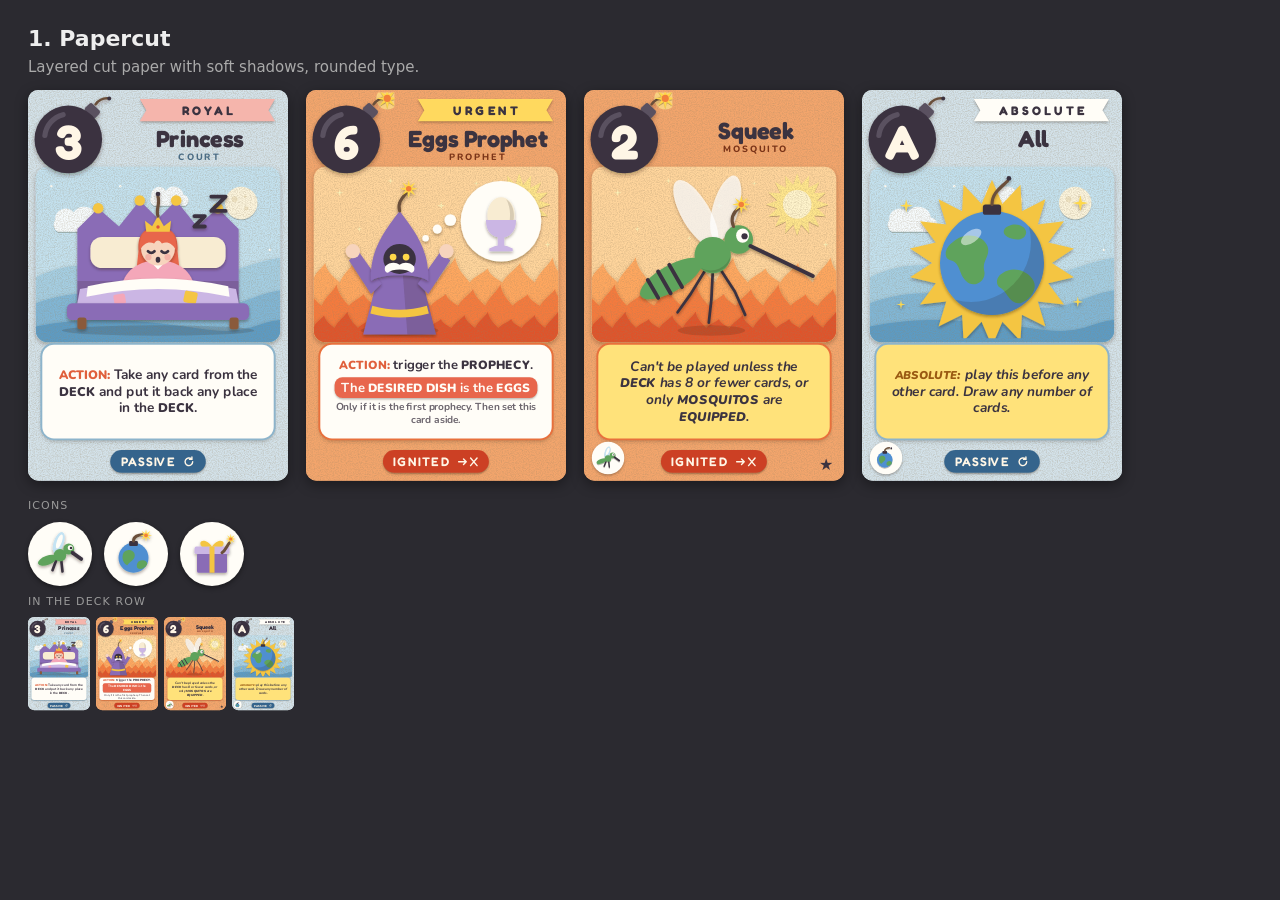
<file: art/studio.html>
<!doctype html>
<html lang="en">
<head>
  <meta charset="utf-8">
  <meta name="viewport" content="width=device-width, initial-scale=1">
  <title>Card Studio</title>
  <link rel="preconnect" href="https://fonts.googleapis.com">
  <link rel="preconnect" href="https://fonts.gstatic.com" crossorigin>
  <link href="https://fonts.googleapis.com/css2?family=Fredoka:wght@500;600;700&family=Nunito:ital,wght@0,700;0,800;0,900;1,700&display=block" rel="stylesheet">
  <link rel="stylesheet" href="studio.css">
</head>
<body>
  <div id="out"></div>
  <script src="../docs/js/cards.js"></script>
  <script src="scenes.js"></script>
  <script src="studio.js"></script>
  <script src="styles/paper.js"></script>
</body>
</html>
</file>
<file: art/studio.css>
/* Card skeleton shared by every style (cards are 400 x 601, like the printed ones), plus the
   studio pages. Styles move and dress these parts in their own files. */
body { margin: 0; background: #2b2a30; color: #eee; font: 15px/1.4 system-ui, sans-serif; }
.defs { position: absolute; width: 0; height: 0; }

.card { position: relative; width: 400px; height: 601px; overflow: hidden; flex: none; }
.card > * { position: absolute; }
.card .layer { inset: 0; }
.card .layer > svg { display: block; width: 100%; height: 100%; }
.card .art { left: 0; top: 122px; width: 400px; height: 260px; }
.card .art > svg, .card .art > canvas { display: block; width: 100%; height: 100%; }
.card .bomb { left: 4px; top: 4px; width: 132px; height: 132px; }
.card .bomb > svg, .card .bomb > canvas { position: absolute; inset: 0; width: 100%; height: 100%; }
.card .bomb b { position: absolute; left: 8px; top: 20px; width: 100px; height: 100px; display: grid; place-items: center; font-weight: 400; line-height: 1; }
.card .kw { left: 148px; top: 6px; width: 228px; height: 46px; display: grid; place-items: center; }
.card .kw > svg { position: absolute; inset: 0; width: 100%; height: 100%; }
.card .kw span { position: relative; }
.card .title { left: 136px; right: 10px; top: 54px; display: flex; flex-direction: column; align-items: center; text-align: center; }
.card .title b { font-weight: 400; line-height: 1.05; white-space: nowrap; }
.card .box { left: 24px; right: 24px; top: 386px; height: 150px; display: flex; align-items: center; justify-content: center; padding: 10px 22px; box-sizing: border-box; }
.card .box > svg { position: absolute; inset: 0; width: 100%; height: 100%; }
.card .txt { position: relative; width: 100%; text-align: center; }
.card .txt p { margin: 0; }
.card .txt p + p { margin-top: .3em; }
.card .txt .sm { font-size: .78em; }
.card .state { left: 50%; bottom: 10px; transform: translateX(-50%); display: flex; align-items: center; gap: 10px; white-space: nowrap; }
.card .state svg { height: 26px; width: auto; }
.card .exp { left: 12px; bottom: 12px; width: 52px; height: 52px; }
.card .exp > svg, .card .exp > canvas { display: block; width: 100%; height: 100%; }
.card .sym { right: 16px; bottom: 12px; font-size: 24px; line-height: 1; }

/* Fallback colours for illustration roles a style doesn't paint itself. */
:where(.scene, .icon) :is(.eg) { fill: #f6ead0; } :where(.scene, .icon) .ck { fill: rgba(240,110,120,.3); }
:where(.scene, .icon) .pk { fill: #f4a7b9; } :where(.scene, .icon) .hy { fill: #f2c55a; } :where(.scene, .icon) .hb { fill: #9a6038; }
:where(.scene, .icon) .gy { fill: #bdb8c4; } :where(.scene, .icon) .dg { fill: #4c4655; } :where(.scene, .icon) .rd { fill: #e0533d; }
:where(.scene, .icon) .or { fill: #f59a3c; } :where(.scene, .icon) .yl { fill: #fbe38a; } :where(.scene, .icon) .lg { fill: #a5d38b; }
:where(.scene, .icon) .lb { fill: #c4e3f3; } :where(.scene, .icon) .nv { fill: #34437a; } :where(.scene, .icon) .tl { fill: #3fa7a0; }
:where(.scene, .icon) .br { fill: #8a5a3b; } :where(.scene, .icon) .tn { fill: #f0c27b; } :where(.scene, .icon) .bd { fill: #c9773b; }
:where(.scene, .icon) .fm { fill: rgba(150,205,90,.6); } :where(.scene, .icon) .tip { fill: #3b3340; }

/* samples page */
.samples { padding: 24px 28px 60px; }
.style-row { margin-bottom: 44px; }
.style-row h2 { margin: 0 0 2px; font-size: 22px; }
.style-row > p { margin: 0 0 12px; color: #aaa; }
.cards { display: flex; flex-wrap: wrap; gap: 18px; align-items: flex-start; }
.cell { width: 260px; height: 390.65px; }
.cell .card { transform: scale(.65); transform-origin: 0 0; border-radius: 16px; box-shadow: 0 6px 20px rgba(0,0,0,.4); }
.extras { display: flex; flex-direction: column; gap: 8px; }
.extras small { color: #999; text-transform: uppercase; letter-spacing: .1em; font-size: 11px; }
.icons { display: flex; gap: 12px; align-items: center; }
.iconbox { width: 64px; height: 64px; }
.iconbox > svg, .iconbox > canvas { display: block; width: 100%; height: 100%; }
.minis { display: flex; gap: 6px; }
.mini { width: 62px; height: 93.15px; }
.mini .card { transform: scale(.155); transform-origin: 0 0; border-radius: 40px; }
.deck { display: flex; flex-wrap: wrap; gap: 14px; padding: 20px; }
.single { display: inline-block; }
</file>
